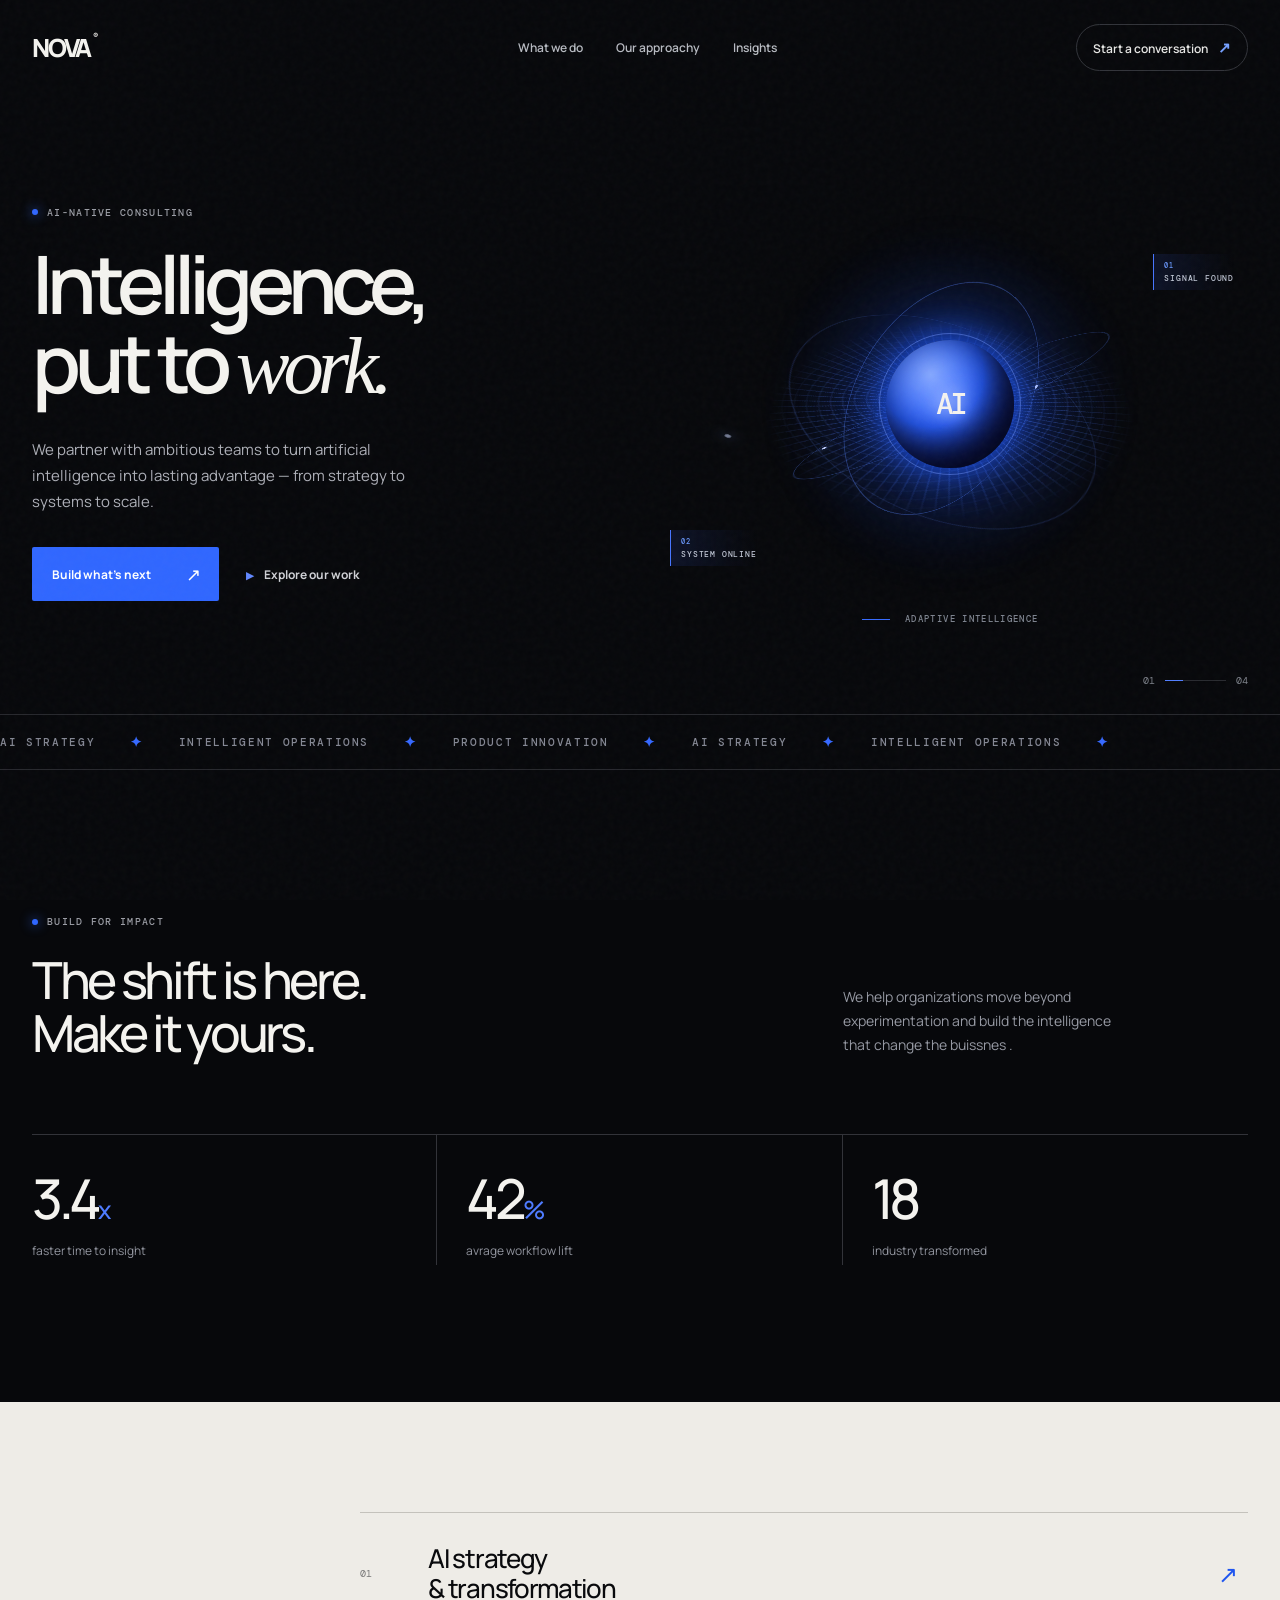
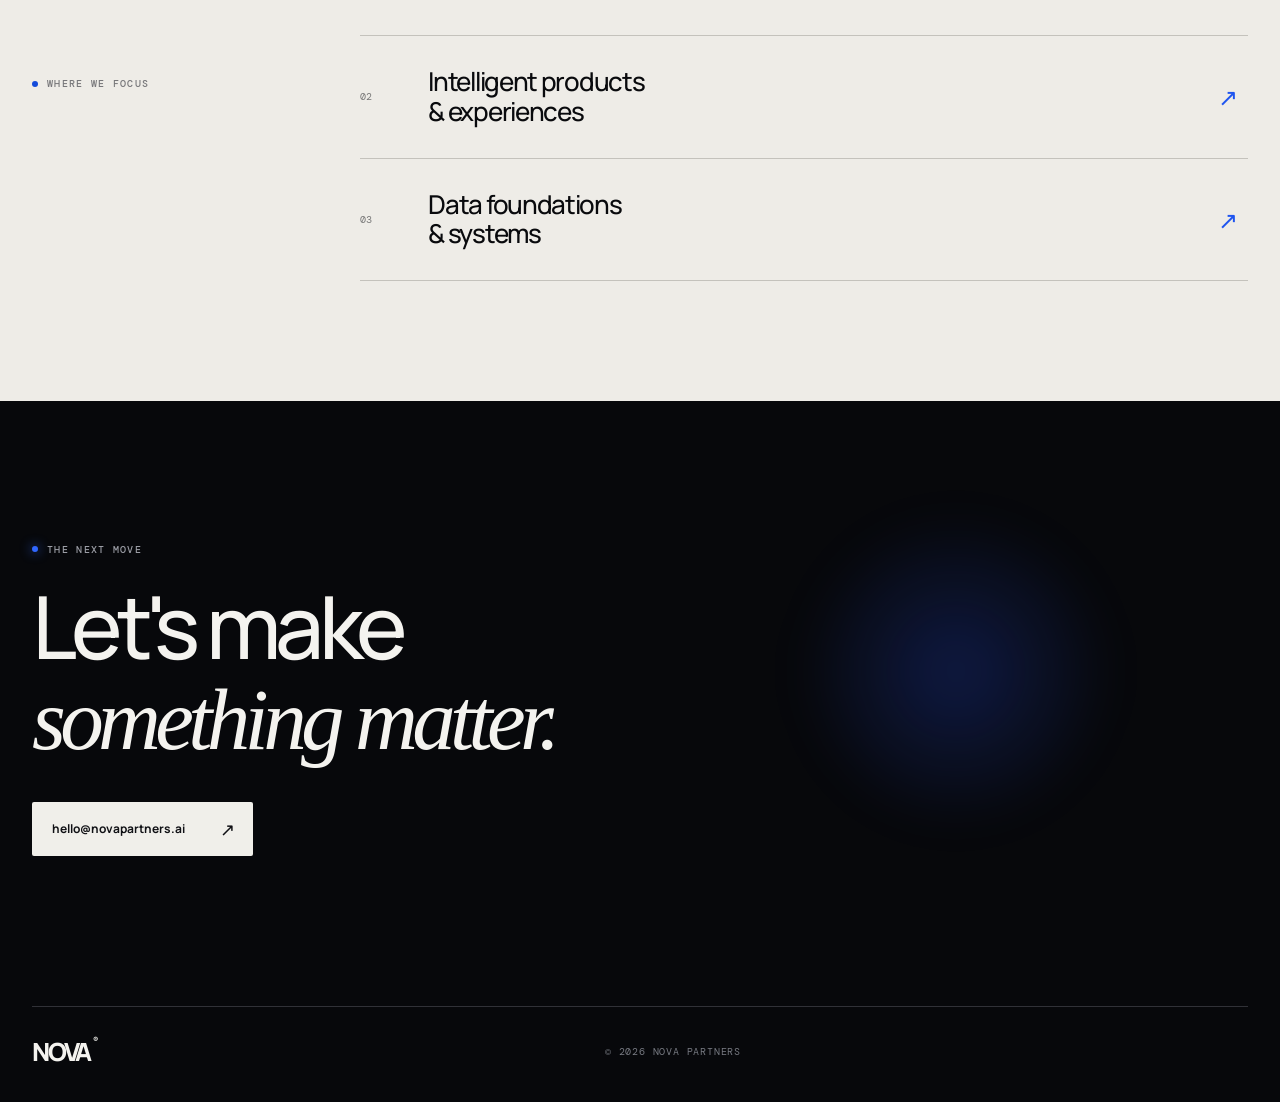
<file: index.html>
<!DOCTYPE html>
<html lang="en">
<head>
  <meta charset="UTF-8" />
  <meta name="viewport" content="width=device-width, initial-scale=1.0" />
  <meta name="description" content="NOVA is an AI-native consulting partner for ambitious companies." />
  <title>NOVA — Intelligence, put to work.</title>
  <link rel="preconnect" href="https://fonts.googleapis.com" />
  <link rel="preconnect" href="https://fonts.gstatic.com" crossorigin />
  <link href="https://fonts.googleapis.com/css2?family=DM+Mono:wght@400;500&family=Manrope:wght@400;500;600;700;800&display=swap" rel="stylesheet" />
  <link rel="stylesheet" href="style.css" />
</head>
<body>
  <div class="noise"></div>
  <main>
    <nav class="nav container">
      <a class="brand" href="#">NOVA<span>®</span></a>
      <div class="nav-links">
        <a href="#work">What we do</a>
        <a href="#approach">Our approachy</a>
        <a href="#insights">Insights</a>
      </div>
      <a class="nav-cta" href="#contact">Start a conversation <i>↗</i></a>
    </nav>

    <section class="hero container">
      <div class="hero-copy">
        <p class="eyebrow"><span></span> AI-NATIVE CONSULTING</p>
        <h1>Intelligence,<br />put to <em>work.</em></h1>
        <p class="intro">We partner with ambitious teams to turn artificial intelligence into lasting advantage — from strategy to systems to scale.</p>
        <div class="hero-actions">
          <a class="button" href="#contact">Build what's next <b>↗</b></a>
          <a class="play-link" href="#work"><span>▶</span> Explore our work</a>
        </div>
      </div>
      <div class="orb-stage" aria-label="Animated AI intelligence visualization">
        <div class="orb-glow"></div>
        <div class="orb-grid"></div>
        <div class="orb-core"><span>AI</span></div>
        <span class="orbit orbit-one"></span><span class="orbit orbit-two"></span><span class="orbit orbit-three"></span>
        <div class="data-tag tag-one"><small>01</small> SIGNAL FOUND</div>
        <div class="data-tag tag-two"><small>02</small> SYSTEM ONLINE</div>
        <div class="orb-caption"><span></span> ADAPTIVE INTELLIGENCE</div>
      </div>
      <div class="hero-index"><span>01</span><i></i><span>04</span></div>
    </section>

    <section class="ticker" aria-label="Capabilities">
      <div class="ticker-track"><span>AI STRATEGY</span><b>✦</b><span>INTELLIGENT OPERATIONS</span><b>✦</b><span>PRODUCT INNOVATION</span><b>✦</b><span>AI STRATEGY</span><b>✦</b><span>INTELLIGENT OPERATIONS</span><b>✦</b></div>
    </section>

    <section class="proof container" id="work">
      <p class="eyebrow"><span></span> BUILD FOR IMPACT</p>
      <div class="proof-heading"><h2>The shift is here.<br />Make it yours.</h2><p>We help organizations move beyond experimentation and build the intelligence that change the buissnes .</p></div>
      <div class="metrics">
        <article><strong>3.4<span>x</span></strong><p>faster time to insight</p></article>
        <article><strong>42<span>%</span></strong><p>avrage workflow lift</p></article>
        <article><strong>18</strong><p>industry transformed</p></article>
      </div>
    </section>

    <section class="services" id="approach">
      <div class="container services-grid">
        <p class="eyebrow"><span></span> WHERE WE FOCUS</p>
        <div>
          <a href="#contact" class="service"><span>01</span><h3>AI strategy<br />&amp; transformation</h3><i>↗</i></a>
          <a href="#contact" class="service"><span>02</span><h3>Intelligent products<br />&amp; experiences</h3><i>↗</i></a>
          <a href="#contact" class="service"><span>03</span><h3>Data foundations<br />&amp; systems</h3><i>↗</i></a>
        </div>
      </div>
    </section>

    <section class="contact container" id="contact">
      <p class="eyebrow"><span></span>THE NEXT MOVE</p>
      <h2>Let's make<br /><em>something matter.</em></h2>
      <a class="button light" href="mailto:hello@novapartners.ai">hello@novapartners.ai <b>↗</b></a>
    </section>
  </main>
  <footer class="container"><a class="brand" href="#">NOVA<span>®</span></a><p>© 2026 NOVA PARTNERS</p><p></p></footer>
  <script src="script.js"></script>
</body>
</html>
</file>
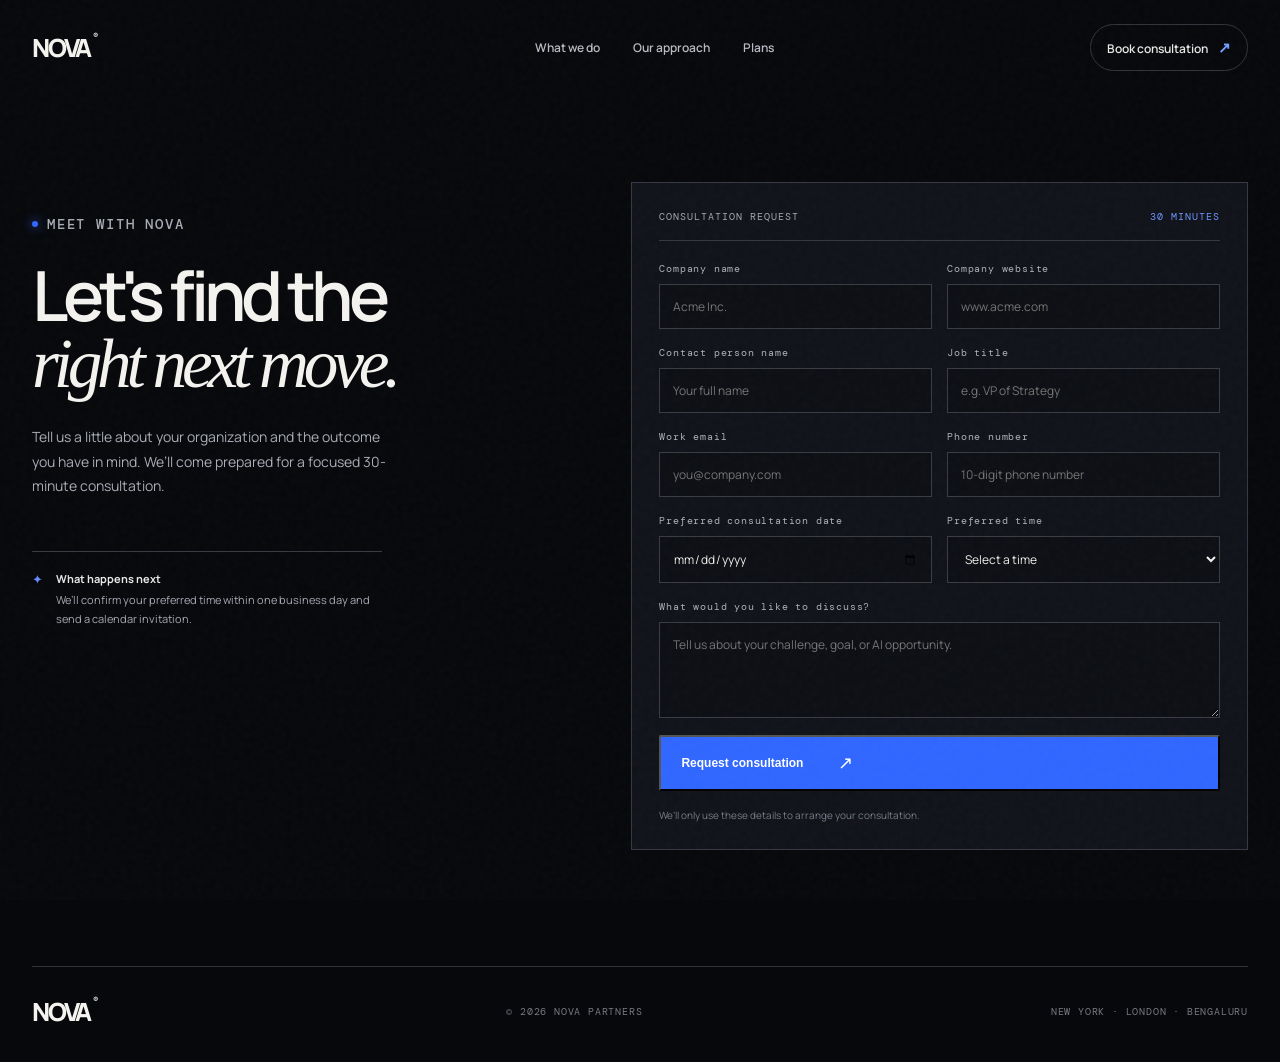
<file: consultation.html>
<!DOCTYPE html>
<html lang="en">
<head>
  <meta charset="UTF-8" /><meta name="viewport" content="width=device-width, initial-scale=1.0" />
  <title>NOVA — Book a consultation</title><link rel="preconnect" href="https://fonts.googleapis.com" /><link rel="preconnect" href="https://fonts.gstatic.com" crossorigin />
  <link href="https://fonts.googleapis.com/css2?family=DM+Mono:wght@400;500&family=Manrope:wght@400;500;600;700;800&display=swap" rel="stylesheet" /><link rel="stylesheet" href="style.css" />
</head>
<body class="consultation-page"><div class="noise"></div>
  <nav class="nav container"><a class="brand" href="index.html">NOVA<span>®</span></a><div class="nav-links"><a href="index.html#work">What we do</a><a href="index.html#approach">Our approach</a><a href="payment.html">Plans</a></div><a class="nav-cta" href="consultation.html">Book consultation <i>↗</i></a></nav>
  <main class="booking container">
    <section class="booking-copy"><p class="eyebrow">
      <span></span> MEET WITH NOVA</p><h1>Let's find the<br /><em>right next move.</em></h1><p>Tell us a little about your organization and the outcome you have in mind. We’ll come prepared for a focused 30-minute consultation.</p><div class="booking-note"><span>✦</span><p><b>What happens next</b>We’ll confirm your preferred time within one business day and send a calendar invitation.</p></div></section>
    <section class="booking-form-wrap"><div class="form-top"><p>CONSULTATION REQUEST</p><span>30 MINUTES</span></div><form class="booking-form">
      <div class="form-row"><label>Company name<input type="text" name="company" placeholder="Acme Inc." required /></label><label>Company website<input type="url" name="website" placeholder="www.acme.com" /></label></div>
      <div class="form-row"><label>Contact person name<input type="text" name="name" placeholder="Your full name" required /></label><label>Job title<input type="text" name="title" placeholder="e.g. VP of Strategy" /></label></div>
      <div class="form-row"><label>Work email<input type="email" name="email" placeholder="you@company.com" required /></label><label>Phone number<input type="tel" name="phone" placeholder="10-digit phone number" inputmode="numeric" pattern="[0-9]{10}" minlength="10" maxlength="10" title="Enter exactly 10 digits" required /></label></div>
      <div class="form-row"><label>Preferred consultation date<input type="date" name="date" max="2030-12-31" required /></label><label>Preferred time<select name="time" required><option value="">Select a time</option><option>09:00 – 11:00</option><option>11:00 – 13:00</option><option>14:00 – 16:00</option><option>16:00 – 18:00</option></select></label></div>
      <label>What would you like to discuss?<textarea name="notes" rows="4" placeholder="Tell us about your challenge, goal, or AI opportunity."></textarea></label>
      <button class="button" type="submit">Request consultation <b>↗</b></button><small>We’ll only use these details to arrange your consultation.</small>
    </form></section>
  </main>
  <footer class="container"><a class="brand" href="index.html">NOVA<span>®</span></a><p>© 2026 NOVA PARTNERS</p><p>NEW YORK · LONDON · BENGALURU</p></footer>
  <script src="script.js"></script>
</body></html>
</file>
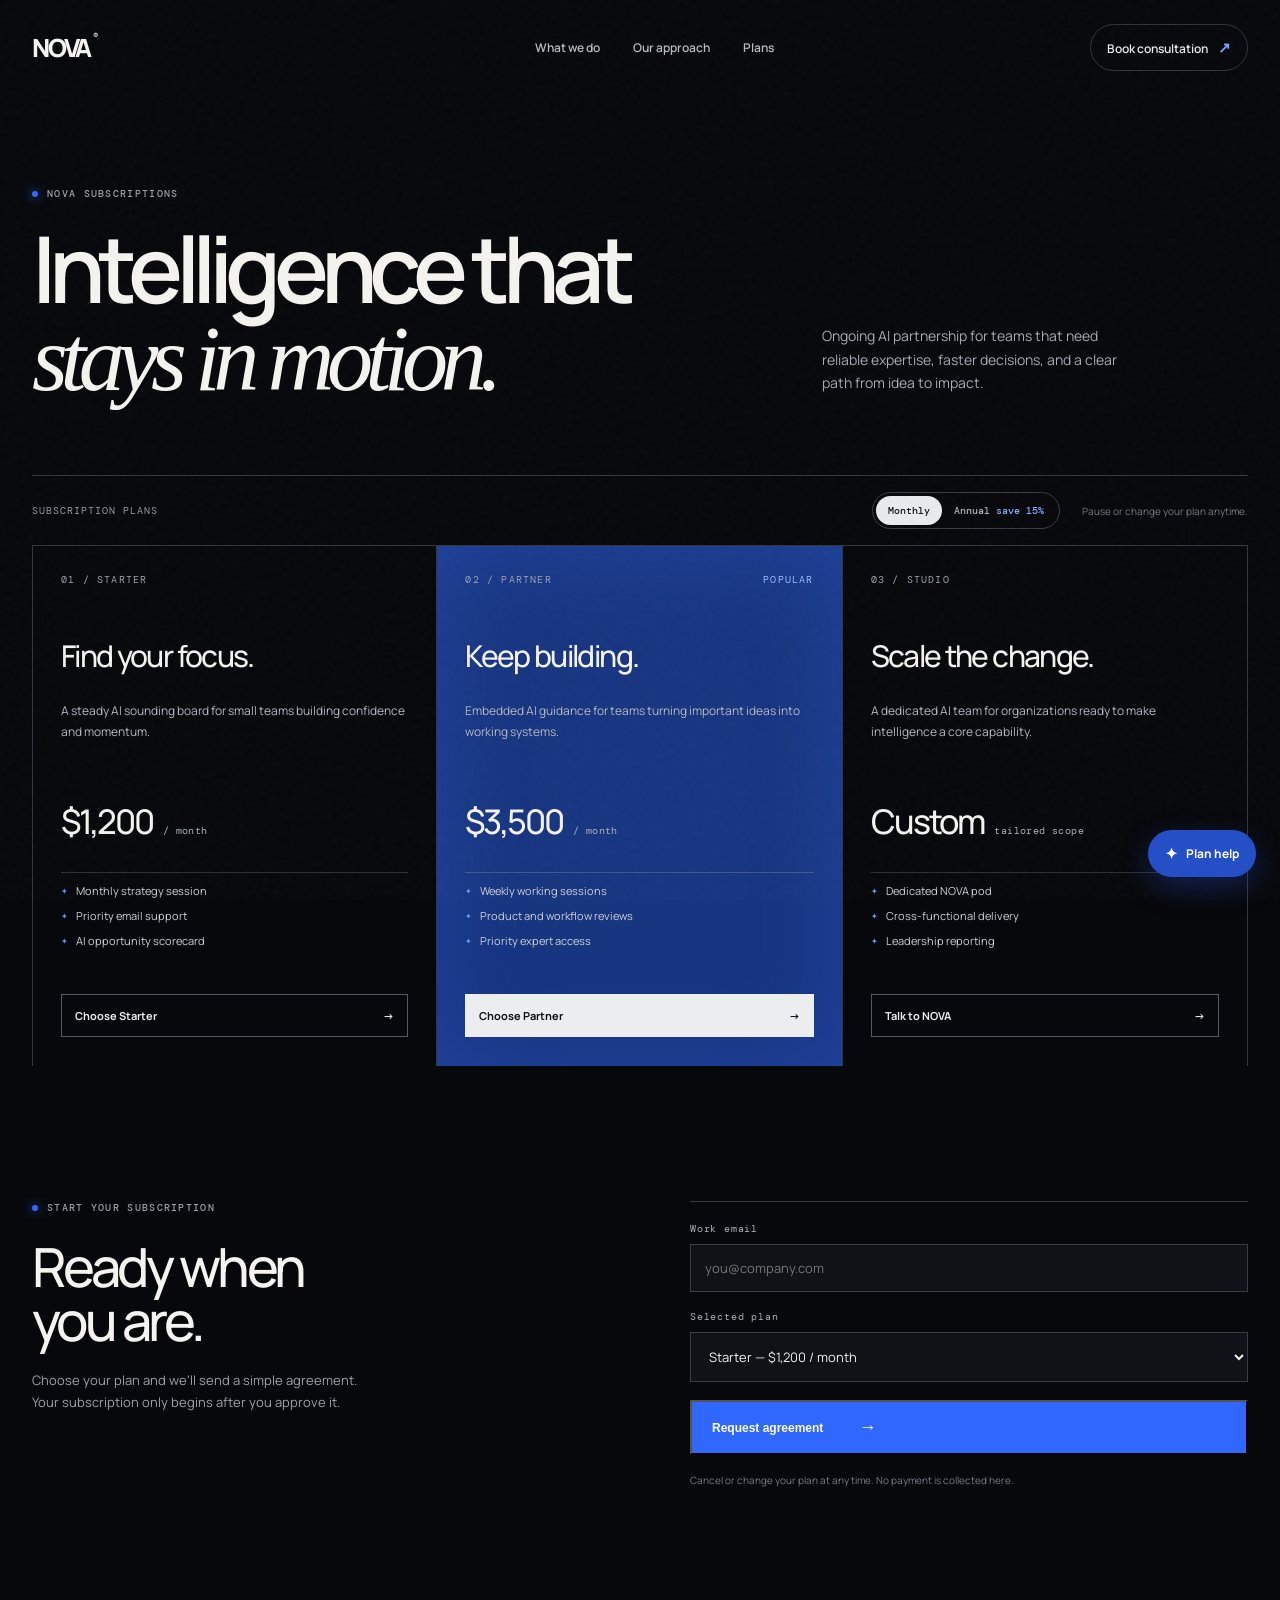
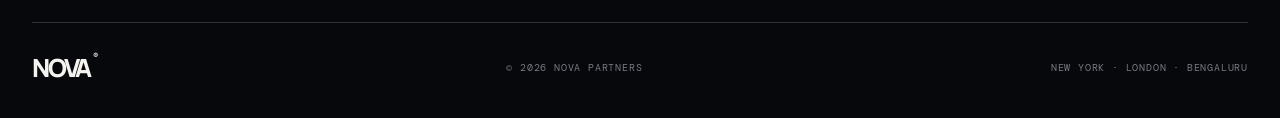
<file: payment.html>
<!DOCTYPE html>
<html lang="en">
<head>
  <meta charset="UTF-8" /><meta name="viewport" content="width=device-width, initial-scale=1.0" />
  <title>NOVA — Plans</title><link rel="preconnect" href="https://fonts.googleapis.com" /><link rel="preconnect" href="https://fonts.gstatic.com" crossorigin />
  <link href="https://fonts.googleapis.com/css2?family=DM+Mono:wght@400;500&family=Manrope:wght@400;500;600;700;800&display=swap" rel="stylesheet" /><link rel="stylesheet" href="style.css" />
</head>
<body class="plans-page"><div class="noise"></div>
  <nav class="nav container"><a class="brand" href="index.html">NOVA<span>®</span></a><div class="nav-links"><a href="index.html#work">What we do</a><a href="index.html#approach">Our approach</a><a href="payment.html">Plans</a></div><a class="nav-cta" href="consultation.html">Book consultation <i>↗</i></a></nav>
  <main>
    <section class="plans-hero container"><p class="eyebrow"><span></span> NOVA SUBSCRIPTIONS</p><h1>Intelligence that<br /><em>stays in motion.</em></h1><p>Ongoing AI partnership for teams that need reliable expertise, faster decisions, and a clear path from idea to impact.</p></section>
    <section class="billing-bar container" aria-label="Subscription billing options"><span>SUBSCRIPTION PLANS</span><div class="billing-options"><button class="billing-option is-active" type="button" data-billing="monthly">Monthly</button><button class="billing-option" type="button" data-billing="annual">Annual <b>save 15%</b></button></div><small>Pause or change your plan anytime.</small></section>
    <section class="plans container">
      <article class="plan-card"><p class="plan-label">01 / STARTER</p><h2>Find your focus.</h2><p class="plan-copy">A steady AI sounding board for small teams building confidence and momentum.</p><strong data-monthly="$1,200" data-annual="$1,020">$1,200 <small>/ month</small></strong><ul><li>Monthly strategy session</li><li>Priority email support</li><li>AI opportunity scorecard</li></ul><a href="#checkout" class="plan-button" data-plan="Starter">Choose Starter <b>→</b></a></article>
      <article class="plan-card featured"><p class="plan-label">02 / PARTNER <span>POPULAR</span></p><h2>Keep building.</h2><p class="plan-copy">Embedded AI guidance for teams turning important ideas into working systems.</p><strong data-monthly="$3,500" data-annual="$2,975">$3,500 <small>/ month</small></strong><ul><li>Weekly working sessions</li><li>Product and workflow reviews</li><li>Priority expert access</li></ul><a href="#checkout" class="plan-button" data-plan="Partner">Choose Partner <b>→</b></a></article>
      <article class="plan-card"><p class="plan-label">03 / STUDIO</p><h2>Scale the change.</h2><p class="plan-copy">A dedicated AI team for organizations ready to make intelligence a core capability.</p><strong data-monthly="Custom" data-annual="Custom">Custom <small>tailored scope</small></strong><ul><li>Dedicated NOVA pod</li><li>Cross-functional delivery</li><li>Leadership reporting</li></ul><a href="consultation.html" class="plan-button" data-plan="Studio">Talk to NOVA <b>→</b></a></article>
    </section>
    <section class="checkout container" id="checkout"><div><p class="eyebrow"><span></span> START YOUR SUBSCRIPTION</p><h2>Ready when<br />you are.</h2><p>Choose your plan and we’ll send a simple agreement. Your subscription only begins after you approve it.</p></div><form><label>Work email<input type="email" placeholder="you@company.com" required /></label><label>Selected plan<select id="selected-plan"><option>Starter — $1,200 / month</option><option>Partner — $3,500 / month</option><option>Studio — Let's talk</option></select></label><button class="button" type="submit">Request agreement <b>→</b></button><small>Cancel or change your plan at any time. No payment is collected here.</small></form></section>
  </main>
  <footer class="container"><a class="brand" href="index.html">NOVA<span>®</span></a><p>© 2026 NOVA PARTNERS</p><p>NEW YORK · LONDON · BENGALURU</p></footer>
  <div class="chatbot subscription-chat" id="chatbot" aria-live="polite"><button class="chat-toggle" id="chat-toggle" aria-label="Open subscription guide"><span>✦</span><b>Plan help</b></button><section class="chat-panel" aria-label="NOVA subscription guide"><header><div class="chat-avatar">N</div><div><strong>NOVA plan guide</strong><small>Here to help you choose</small></div><button id="chat-close" aria-label="Close guide">×</button></header><div class="chat-body" id="chat-body"><div class="chat-message">Hi — I can help you find the subscription that fits your team.</div></div><div class="chat-prompts" id="chat-prompts"><button data-answer="Starter includes a monthly strategy session and email support. Partner adds weekly working sessions and product reviews. Studio provides a dedicated NOVA pod.">Compare plans</button><button data-answer="Partner is best for teams actively building an AI product or changing a key workflow. Starter is ideal when you need a strategic sounding board first.">Which plan fits my team?</button><button data-answer="Choose a plan, share your work email, and we’ll send an agreement. No payment is taken on this page, and you can change or pause your subscription anytime.">How does billing work?</button></div></section></div>
  <script src="script.js"></script>
</body></html>
</file>
<file: style.css>
:root { --ink:#07080b; --paper:#f4f3ef; --blue:#3067ff; --muted:#9da0a8; }
* { box-sizing:border-box; } html { scroll-behavior:smooth; } body { margin:0; background:var(--ink); color:var(--paper); font-family:Manrope,Arial,sans-serif; overflow-x:hidden; }
.noise { position:fixed; inset:0; opacity:.035; pointer-events:none; z-index:4; background-image:url("data:image/svg+xml,%3Csvg viewBox='0 0 180 180' xmlns='http://www.w3.org/2000/svg'%3E%3Cfilter id='n'%3E%3CfeTurbulence type='fractalNoise' baseFrequency='.85' numOctaves='4' stitchTiles='stitch'/%3E%3C/filter%3E%3Crect width='100%25' height='100%25' filter='url(%23n)' opacity='.8'/%3E%3C/svg%3E"); }
.container { width:min(1220px, calc(100% - 64px)); margin:0 auto; }.nav { height:94px; display:flex; align-items:center; justify-content:space-between; position:relative; z-index:2; }.brand { color:var(--paper); text-decoration:none; letter-spacing:-.09em; font-size:25px; font-weight:800; }.brand span { font-size:8px; vertical-align:top; letter-spacing:0; margin-left:3px; }.nav-links { display:flex; gap:33px; margin-left:120px; }.nav-links a,.nav-cta { color:#b8bbc2; text-decoration:none; font-size:12px; font-weight:600; }.nav-links a:hover { color:#fff; }.nav-cta { border:1px solid #32343a; padding:12px 16px; border-radius:99px; color:#e8e8e6; }.nav-cta i { font-size:15px; margin-left:8px; color:#75a0ff; font-style:normal; }
.hero { min-height:620px; display:grid; grid-template-columns:1.02fr .98fr; position:relative; align-items:center; padding:77px 0 78px; }.eyebrow { font:500 10px 'DM Mono',monospace; letter-spacing:.13em; color:#9b9da5; margin:0 0 25px; display:flex; align-items:center; gap:9px; }.eyebrow span { width:6px; height:6px; border-radius:50%; background:var(--blue); box-shadow:0 0 12px #326bff; }.hero h1 { letter-spacing:-.075em; font-size:clamp(54px,6.3vw,88px); line-height:.98; margin:0; font-weight:600; }.hero h1 em,.contact h2 em { font-family:Georgia,serif; font-weight:400; }.intro { color:#aeb0b8; line-height:1.75; font-size:15px; max-width:405px; margin:32px 0; }.hero-actions { display:flex; align-items:center; gap:27px; }.button { display:inline-flex; gap:35px; align-items:center; color:#fff; background:var(--blue); text-decoration:none; font-size:12px; font-weight:700; padding:15px 18px 15px 20px; border-radius:2px; transition:.25s; }.button:hover { background:#5782ff; transform:translateY(-2px); }.button b { font-size:18px; font-weight:400; }.play-link { text-decoration:none; color:#d0d1d6; font-size:12px; font-weight:700; }.play-link span { color:#6288ff; font-size:10px; margin-right:8px; }
.orb-stage { height:465px; position:relative; display:grid; place-items:center; perspective:900px; }.orb-glow { position:absolute; width:360px; height:360px; border-radius:50%; background:radial-gradient(circle,rgba(42,91,255,.38) 0,rgba(15,40,122,.17) 41%,transparent 70%); filter:blur(11px); animation:pulse 5s ease-in-out infinite; }.orb-grid { position:absolute; width:370px; aspect-ratio:1; border-radius:50%; background:repeating-radial-gradient(circle at 42% 43%, transparent 0 10px,rgba(81,126,255,.23) 11px 12px),repeating-conic-gradient(from 30deg,rgba(76,123,255,.55) 0 .5deg,transparent .7deg 4deg); mask-image:radial-gradient(circle, #000 25%, transparent 69%); opacity:.85; transform:rotateX(58deg) rotateZ(-22deg); animation:spin 18s linear infinite; }.orb-core { width:128px; height:128px; border-radius:50%; display:grid; place-items:center; background:radial-gradient(circle at 35% 27%,#87a9ff,#285fff 42%,#101d68 72%,#030512); box-shadow:inset -12px -16px 40px #03061c, 0 0 35px #1a4fe7,0 0 90px rgba(32,87,255,.65); position:relative; z-index:1; animation:float 4.5s ease-in-out infinite; }.orb-core:after { content:""; position:absolute; inset:-7px; border-radius:inherit; border:1px solid rgba(116,153,255,.45); }.orb-core span { font:500 30px 'DM Mono'; letter-spacing:-.14em; text-shadow:0 0 20px white; }.orbit { position:absolute; border:1px solid rgba(89,132,255,.34); border-radius:50%; }.orbit:after { content:""; position:absolute; width:5px; height:5px; border-radius:50%; background:#c9d6ff; box-shadow:0 0 12px #6e98ff; }.orbit-one { width:345px; height:140px; transform:rotate(-24deg) rotateX(70deg); }.orbit-one:after { left:31px; top:33px; }.orbit-two { width:285px; height:250px; transform:rotate(31deg) rotateY(54deg); }.orbit-two:after { right:17px; top:56px; }.orbit-three { width:418px; height:315px; transform:rotate(-68deg) rotateY(64deg); opacity:.55; }.orb-caption { position:absolute; bottom:11px; font:500 9px 'DM Mono'; letter-spacing:.15em; color:#7f8590; }.orb-caption span { display:inline-block; height:1px; width:28px; background:#366bff; vertical-align:middle; margin-right:9px; }.data-tag { position:absolute; font:500 8px 'DM Mono'; letter-spacing:.1em; border-left:1px solid #4776ff; padding:7px 0 7px 10px; color:#c1c7d5; background:linear-gradient(90deg,rgba(15,22,47,.8),transparent); }.data-tag small { display:block; color:#6c9aff; margin-bottom:3px; }.tag-one { top:83px; right:14px; }.tag-two { bottom:70px; left:18px; }.hero-index { position:absolute; right:0; bottom:27px; display:flex; align-items:center; gap:10px; font:10px 'DM Mono'; color:#7e828b; }.hero-index i { display:block; width:61px; height:1px; background:linear-gradient(90deg,#527eff 30%,#292b30 30%); }
.ticker { border-top:1px solid #27282d; border-bottom:1px solid #27282d; overflow:hidden; padding:18px 0; }.ticker-track { display:flex; align-items:center; gap:35px; width:max-content; white-space:nowrap; color:#858894; font:500 11px 'DM Mono'; letter-spacing:.15em; animation:marquee 25s linear infinite; }.ticker-track b { color:#3669ff; font-size:14px; }
.proof { padding:145px 0 137px; }.proof-heading { display:grid; grid-template-columns:1fr .5fr; align-items:end; }.proof h2,.contact h2 { font-weight:500; font-size:clamp(36px,4vw,57px); letter-spacing:-.065em; line-height:1.04; margin:0; }.proof-heading p { color:#9699a3; font-size:14px; line-height:1.7; max-width:295px; margin:0 0 3px; }.metrics { display:grid; grid-template-columns:repeat(3,1fr); border-top:1px solid #323339; margin-top:74px; }.metrics article { padding-top:25px; border-right:1px solid #323339; }.metrics article:nth-child(2),.metrics article:nth-child(3) { padding-left:29px; }.metrics article:last-child { border:0; }.metrics strong { font-size:55px; letter-spacing:-.08em; font-weight:500; }.metrics strong span { font-size:25px; color:#4f7cff; }.metrics p { color:#92959f; font-size:12px; margin:6px 0; }
.services { background:#eeece7; color:#0a0b0e; padding:110px 0 120px; }.services .eyebrow { color:#77777a; }.services-grid { display:grid; grid-template-columns:.54fr 1.46fr; }.services .eyebrow span { background:#144bda; box-shadow:none; }.service { min-height:123px; border-top:1px solid #c4c2bc; display:grid; grid-template-columns:68px 1fr 30px; align-items:center; color:#090a0d; text-decoration:none; transition:.25s padding; }.service:last-child { border-bottom:1px solid #c4c2bc; }.service:hover { padding-left:12px; }.service span { font:10px 'DM Mono'; color:#777; }.service h3 { font-size:26px; font-weight:500; line-height:1.12; letter-spacing:-.05em; margin:0; }.service i { font-size:24px; font-style:normal; color:#1f55ef; }.contact { padding:142px 0 150px; position:relative; }.contact h2 { font-size:clamp(54px,6.8vw,92px); margin-bottom:36px; }.light { background:#f0efea; color:#101115; }.light:hover { background:#fff; }.contact:after { content:""; position:absolute; width:340px; height:340px; border-radius:50%; right:10%; top:100px; background:radial-gradient(circle,rgba(42,85,255,.23),transparent 67%); filter:blur(20px); pointer-events:none; } footer { border-top:1px solid #303137; padding:27px 0 33px; display:flex; justify-content:space-between; align-items:center; } footer p { font:10px 'DM Mono'; color:#777a82; letter-spacing:.08em; margin:0; }
@keyframes float { 50% { transform:translateY(-13px) scale(1.02); } } @keyframes pulse { 50% { transform:scale(1.15); opacity:.65; } } @keyframes spin { to { transform:rotateX(58deg) rotateZ(338deg); } } @keyframes marquee { to { transform:translateX(-35%); } }
@media (max-width:700px) { .container { width:min(100% - 38px,1220px); }.nav { height:75px; }.nav-links { display:none; }.nav-cta { font-size:10px; padding:9px 11px; }.hero { grid-template-columns:1fr; padding:61px 0 15px; }.hero h1 { font-size:61px; }.orb-stage { height:370px; margin-top:13px; transform:scale(.84); }.hero-index { display:none; }.proof { padding:88px 0; }.proof-heading { grid-template-columns:1fr; gap:24px; }.metrics { grid-template-columns:1fr; margin-top:52px; }.metrics article,.metrics article:nth-child(n) { border-right:0; border-bottom:1px solid #323339; padding:19px 0; }.services { padding:75px 0; }.services-grid { grid-template-columns:1fr; gap:30px; }.service h3 { font-size:23px; }.contact { padding:90px 0; }.contact:after { opacity:.45; right:-44%; } footer { flex-wrap:wrap; gap:14px; } footer p:last-child { width:100%; } }


.scroll-sequence 
{ height:300vh; }
.sequence-sticky 
{ position:sticky; top:0; height:100vh; overflow:hidden; display:grid; place-items:center; }
.sequence-visual
 { overflow:hidden; display:block; background:#030509; box-shadow:0 0 70px rgba(31,72,191,.18); perspective:none; }
.sequence-visual::before 
{ content:""; position:absolute; inset:0; z-index:1; background:radial-gradient(circle at center,transparent 34%,rgba(2,4,10,.15) 64%,#07080b 100%); pointer-events:none; }
.sequence-visual canvas 
{ width:100%; height:100%; display:block; object-fit:cover; }
.sequence-shade 
{ position:absolute; inset:0; z-index:1; pointer-events:none; background:linear-gradient(90deg,rgba(7,8,11,.12),transparent 50%,rgba(7,8,11,.32)); }
.sequence-visual .data-tag,.sequence-visual .orb-caption 
{ z-index:2; }
.sequence-visual .orb-caption
 { left:50%; transform:translateX(-50%); white-space:nowrap; color:#c6ccdb; }
@media (max-width:700px) 
{ .scroll-sequence { height:auto; }.sequence-sticky { position:static; height:auto; }.sequence-visual { height:260px; margin-top:25px; transform:none; }.sequence-visual .tag-one { top:28px; }.sequence-visual .tag-two { bottom:38px; } }

.chatbot { position:fixed; z-index:10; right:24px; bottom:23px; }.chat-toggle { border:0; background:#3d70ff; color:#fff; padding:13px 17px; border-radius:99px; cursor:pointer; font:700 12px Manrope,sans-serif; box-shadow:0 10px 28px rgba(33,78,204,.34); display:flex; gap:8px; align-items:center; }.chat-toggle span { font-size:15px; }.chat-panel { width:340px; background:#14161d; border:1px solid #363944; border-radius:12px; overflow:hidden; box-shadow:0 18px 55px rgba(0,0,0,.42); margin-bottom:11px; display:none; }.chatbot.is-open .chat-panel { display:block; animation:chat-in .25s ease-out; }.chatbot.is-open .chat-toggle { display:none; }.chat-panel header { padding:16px; display:flex; gap:10px; align-items:center; border-bottom:1px solid #2c2e35; }.chat-avatar { width:30px; height:30px; border-radius:50%; background:linear-gradient(135deg,#79a2ff,#315eff); display:grid; place-items:center; color:#fff; font-weight:800; font-size:12px; }.chat-panel header strong,.chat-panel header small { display:block; }.chat-panel header strong { font-size:12px; }.chat-panel header small { font:9px 'DM Mono'; color:#8e94a1; margin-top:3px; }.chat-panel header button { margin-left:auto; border:0; background:none; color:#d8dae0; font-size:22px; cursor:pointer; }.chat-body { height:128px; overflow:auto; padding:14px; display:flex; flex-direction:column; gap:9px; }.chat-message { max-width:270px; background:#252833; border-radius:2px 12px 12px 12px; padding:10px 12px; color:#e2e4e9; font-size:11px; line-height:1.6; }.chat-message.user { align-self:flex-end; background:#3d70ff; border-radius:12px 2px 12px 12px; }.chat-prompts { padding:11px; border-top:1px solid #2c2e35; display:flex; flex-wrap:wrap; gap:7px; }.chat-prompts button { background:#1b1e27; border:1px solid #3a3d49; color:#cbd0db; font:500 10px Manrope,sans-serif; text-align:left; border-radius:99px; padding:8px 10px; cursor:pointer; transition:.2s; }.chat-prompts button:hover { border-color:#6188ff; color:#fff; }.chat-prompts button:disabled { opacity:.42; cursor:default; } @keyframes chat-in { from { opacity:0; transform:translateY(10px) scale(.97); } to { opacity:1; transform:none; } }
.plans-hero { padding:93px 0 73px; display:grid; grid-template-columns:1fr .54fr; align-items:end; }.plans-hero .eyebrow { grid-column:1 / -1; }.plans-hero h1 { font-size:clamp(56px,7.2vw,96px); line-height:.94; letter-spacing:-.08em; margin:0; font-weight:600; }.plans-hero h1 em { font-family:Georgia,serif; font-weight:400; }.plans-hero > p:last-child { max-width:300px; color:#a7aab3; font-size:14px; line-height:1.7; margin:0 0 7px; }.plans { display:grid; grid-template-columns:repeat(3,1fr); border-top:1px solid #34363d; }.plan-card { min-height:520px; padding:27px 28px 29px; border-right:1px solid #34363d; display:flex; flex-direction:column; }.plan-card:first-child { border-left:1px solid #34363d; }.plan-card.featured { background:#183580; box-shadow:inset 0 0 90px rgba(57,111,255,.26); }.plan-label { margin:0; color:#9ca1ad; font:10px 'DM Mono'; letter-spacing:.12em; }.plan-label span { float:right; color:#9fbbff; }.plan-card h2 { letter-spacing:-.055em; font-size:30px; font-weight:500; margin:49px 0 12px; }.plan-copy { color:#b5b8c1; font-size:12px; line-height:1.75; min-height:63px; }.plan-card strong { font-size:34px; letter-spacing:-.06em; font-weight:500; margin-top:23px; }.plan-card strong small { font:10px 'DM Mono'; letter-spacing:.04em; color:#aab0bd; margin-left:5px; }.plan-card ul { list-style:none; padding:0; margin:28px 0; border-top:1px solid rgba(255,255,255,.16); }.plan-card li { color:#cdd0d8; font-size:11px; padding:10px 0 0 15px; position:relative; }.plan-card li:before { content:'✦'; position:absolute; left:0; color:#6c94ff; font-size:8px; top:12px; }.plan-button { margin-top:auto; color:#e9ebef; text-decoration:none; border:1px solid #555964; padding:13px; font-size:11px; font-weight:700; display:flex; justify-content:space-between; }.featured .plan-button { background:#ecedef; color:#101217; border-color:#ecedef; }.checkout { padding:135px 0; display:grid; grid-template-columns:1fr 1fr; gap:100px; }.checkout h2 { font-size:54px; line-height:1; letter-spacing:-.065em; margin:0 0 22px; font-weight:500; }.checkout > div > p:last-child { max-width:330px; color:#9da1aa; font-size:13px; line-height:1.7; }.checkout form { border-top:1px solid #3a3c43; padding-top:20px; display:grid; gap:18px; }.checkout label { color:#aeb1ba; font-size:10px; font-family:'DM Mono'; letter-spacing:.08em; }.checkout input,.checkout select { display:block; width:100%; margin-top:9px; border:1px solid #3a3c43; background:#101217; color:#f0f0ec; padding:14px; outline:none; font:13px Manrope; }.checkout form small { color:#777b85; font-size:10px; }
@media (max-width:700px) { .chatbot { right:15px; bottom:15px; }.chat-panel { width:min(340px, calc(100vw - 30px)); }.plans-hero,.checkout { grid-template-columns:1fr; gap:30px; }.plans-hero { padding:68px 0 60px; }.plans { grid-template-columns:1fr; }.plan-card,.plan-card:first-child { border-left:1px solid #34363d; border-bottom:1px solid #34363d; min-height:440px; }.checkout { padding:85px 0; }.checkout h2 { font-size:47px; } }

.booking { display:grid; grid-template-columns:.9fr 1.1fr; gap:95px; padding:88px 0 116px; align-items:start; }.booking-copy { padding-top:30px; }.booking-copy h1 { font-size:clamp(46px,5.4vw,73px); line-height:.96; letter-spacing:-.075em; margin:0 0 28px; font-weight:600; }.booking-copy h1 em { font-family:Georgia,serif; font-weight:400; }.booking-copy > p { max-width:365px; color:#a9adb6; font-size:14px; line-height:1.75; }.booking-note { border-top:1px solid #383a42; margin-top:52px; padding-top:18px; display:flex; gap:13px; max-width:350px; }.booking-note > span { color:#648bff; font-size:13px; }.booking-note p { margin:0; color:#a6a9b3; font-size:11px; line-height:1.7; }.booking-note b { display:block; color:#e7e8e8; margin-bottom:3px; }.booking-form-wrap { background:#11131a; border:1px solid #363842; padding:27px; }.form-top { display:flex; justify-content:space-between; border-bottom:1px solid #353741; padding-bottom:17px; margin-bottom:21px; }.form-top p,.form-top span { margin:0; color:#a4a8b2; font:10px 'DM Mono'; letter-spacing:.1em; }.form-top span { color:#6e96ff; }.booking-form { display:grid; gap:17px; }.form-row { display:grid; grid-template-columns:1fr 1fr; gap:15px; }.booking-form label { color:#aeb1ba; font:10px 'DM Mono'; letter-spacing:.08em; }.booking-form input,.booking-form select,.booking-form textarea { display:block; width:100%; margin-top:9px; border:1px solid #3a3c43; background:#0d0f14; color:#f0f0ec; padding:13px; outline:none; font:12px Manrope; border-radius:0; }.booking-form textarea { resize:vertical; }.booking-form input:focus,.booking-form select:focus,.booking-form textarea:focus { border-color:#668dff; }.booking-form small { color:#777c87; font-size:10px; }.consultation-page footer { margin-top:0; }
@media (max-width:700px) { .booking { grid-template-columns:1fr; gap:42px; padding:54px 0 75px; }.booking-copy { padding:0; }.booking-form-wrap { padding:18px; }.form-row { grid-template-columns:1fr; gap:17px; } }

/* Homepage opening: 16:9 sequence fills the viewport and copy floats over it. */
.home-page .nav { position:absolute; top:0; left:0; right:0; z-index:7; }.home-page .scroll-sequence { height:360vh; }.home-page .sequence-sticky { height:100svh; }.home-page .hero { width:100%; min-height:100svh; padding:0; display:block; position:relative; overflow:hidden; }.home-page .sequence-visual { position:absolute; inset:0; width:100%; height:100%; margin:0; box-shadow:none; background:#02040a; }.home-page .sequence-visual canvas { width:100%; height:100%; object-fit:cover; }.home-page .sequence-visual::before { background:radial-gradient(ellipse at 75% 50%,transparent 20%,rgba(2,5,15,.12) 55%,rgba(2,4,10,.63) 100%); }.home-page .sequence-shade { background:linear-gradient(90deg,rgba(3,5,12,.82) 0%,rgba(3,5,12,.55) 28%,rgba(3,5,12,.08) 65%,rgba(3,5,12,.36) 100%); }.home-page .hero-copy { position:absolute; z-index:3; left:max(32px,calc((100vw - 1220px)/2)); top:50%; width:min(520px,45vw); transform:translate3d(var(--float-x,0),calc(-50% + var(--float-y,0)),0); opacity:var(--copy-opacity,1); transition:opacity .15s linear; will-change:transform,opacity; }.home-page .hero-copy .eyebrow { color:#c1c7d5; }.home-page .hero-copy h1 { text-shadow:0 7px 32px rgba(0,0,0,.35); }.home-page .intro { color:#d3d6dd; }.home-page .hero-index { z-index:3; right:max(32px,calc((100vw - 1220px)/2)); bottom:39px; }.home-page .data-tag { z-index:3; }.home-page .orb-caption { z-index:3; bottom:38px; }.home-page .ticker { position:relative; z-index:2; }
@media (max-width:700px) { .home-page .nav { position:absolute; }.home-page .scroll-sequence { height:260vh; }.home-page .hero { min-height:100svh; }.home-page .hero-copy { left:19px; top:auto; bottom:74px; width:calc(100% - 38px); transform:translate3d(var(--float-x,0),var(--float-y,0),0); }.home-page .hero-copy h1 { font-size:clamp(47px,14vw,62px); }.home-page .hero-copy .intro { font-size:12px; max-width:330px; margin:20px 0; }.home-page .hero-actions { gap:16px; }.home-page .sequence-visual { height:100%; }.home-page .sequence-visual .tag-one { top:94px; right:12px; }.home-page .sequence-visual .tag-two { display:none; }.home-page .orb-caption { bottom:29px; left:unset; right:19px; transform:none; }.home-page .hero-index { display:flex; right:19px; bottom:29px; } }

.home-page #webgl-fx { position:absolute; inset:0; z-index:2; width:100%; height:100%; pointer-events:none; opacity:.72; mix-blend-mode:screen; }.home-page .sequence-shade { z-index:3; }.home-page .sequence-visual .data-tag,.home-page .sequence-visual .orb-caption { z-index:4; }.home-page .hero-copy,.home-page .hero-index { z-index:5; }
.home-page .nav .nav-cta[href="#contact"] { display:none; }

/* Subscription controls */
.billing-bar { display:flex; align-items:center; gap:22px; border-top:1px solid #34363d; padding:16px 0; font:10px 'DM Mono'; letter-spacing:.1em; color:#969aa5; }.billing-options { display:flex; border:1px solid #383b44; border-radius:99px; padding:3px; margin-left:auto; }.billing-option { border:0; background:transparent; color:#aeb2bc; padding:8px 12px; border-radius:99px; cursor:pointer; font:500 10px 'DM Mono'; }.billing-option b { color:#88a8ff; font-weight:500; }.billing-option.is-active { background:#e9eaed; color:#11131a; }.billing-option.is-active b { color:#244fc7; }.billing-bar small { font:10px Manrope; letter-spacing:0; color:#747983; }.subscription-chat .chat-toggle { background:#244fc7; }
@media (max-width:700px) { .billing-bar { flex-wrap:wrap; gap:12px; }.billing-options { margin-left:0; order:3; }.billing-bar small { margin-left:auto; } }
</file>
